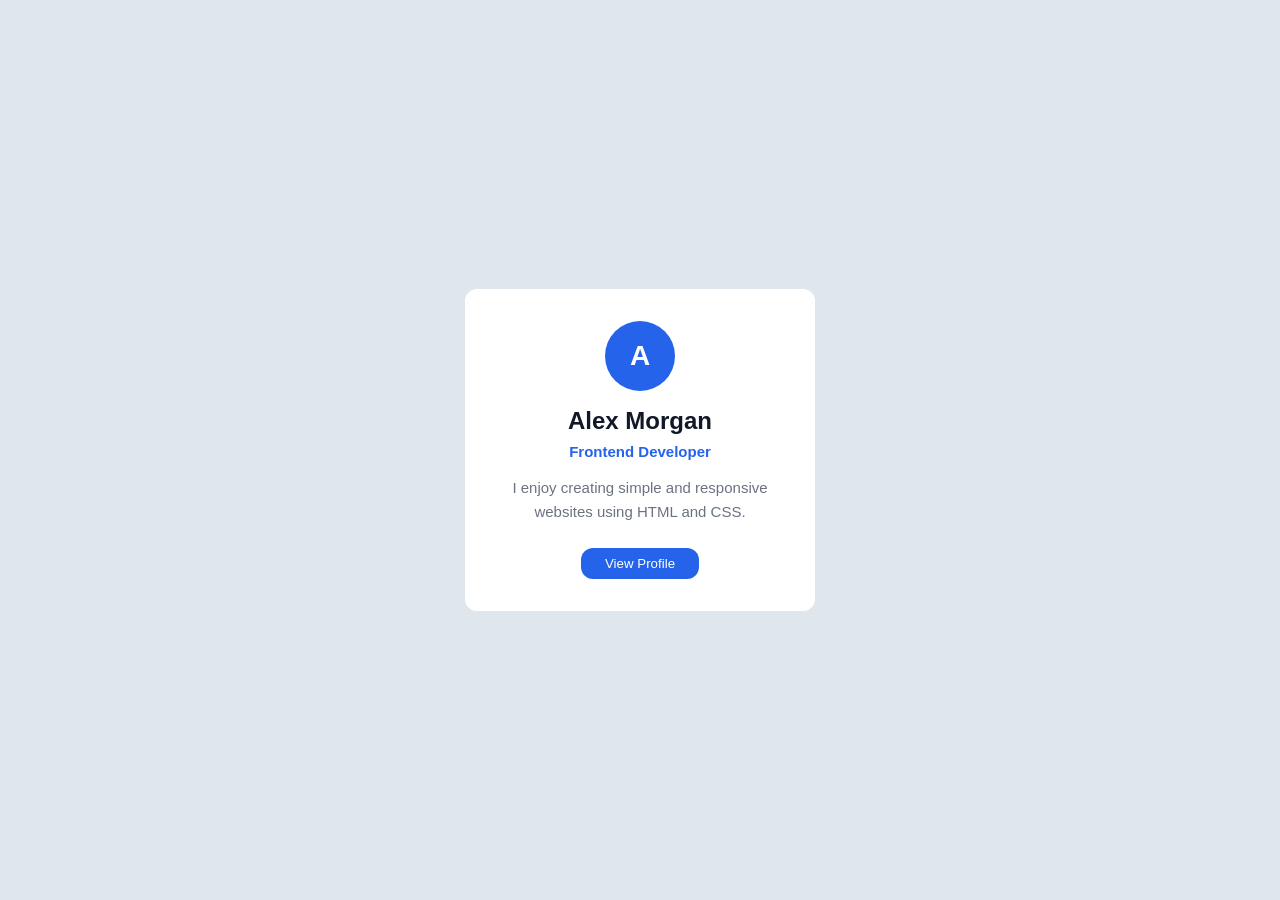
<file: css-variables/basic-variables/index.html>
<!DOCTYPE html>
<html lang="en">
<head>
  <meta charset="UTF-8">
  <meta name="viewport" content="width=device-width, initial-scale=1.0">
  <title>CSS Variables Practice</title>
  <link rel="stylesheet" href="style.css">
</head>
<body>

  <div class="profile-card">
    <div class="logo">A</div>

    <h1>Alex Morgan</h1>

    <h2>Frontend Developer</h2>

    <p>
      I enjoy creating simple and responsive
      websites using HTML and CSS.
    </p>

    <button>View Profile</button>
  </div>
 

</body>
</html>
</file>
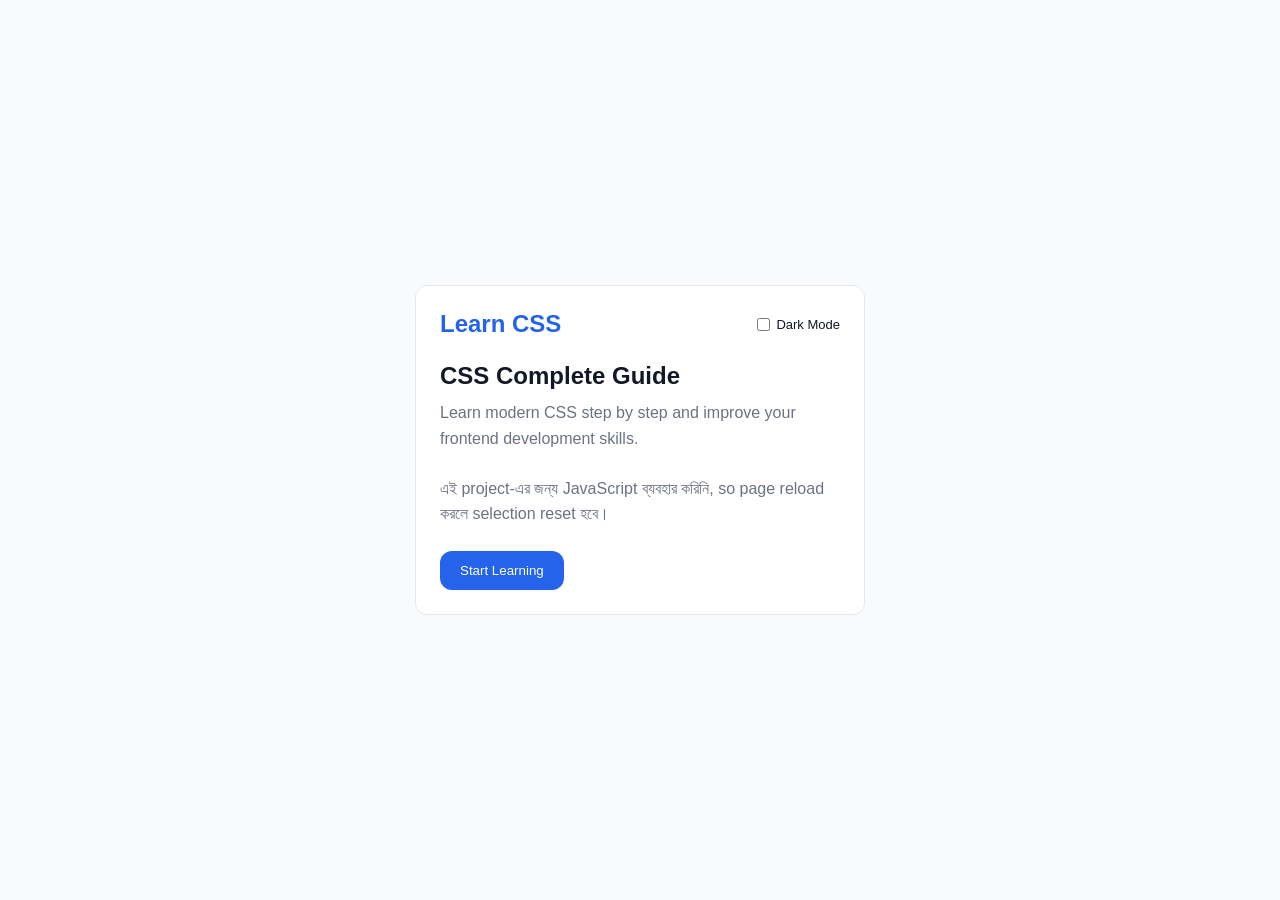
<file: css-variables/themeStructure-darkMode/index.html>
<!DOCTYPE html>
<html lang="en">
<head>
  <meta charset="UTF-8">
  <meta name="viewport" content="width=device-width, initial-scale=1.0">
  <title>CSS Theme and Dark Mode</title>
  <link rel="stylesheet" href="style.css">
</head>
<body>

  <main class="container">

    <div class="theme-card">

      <div class="header">
        <h1>Learn CSS</h1>

        <label class="theme-switch">
          <input type="checkbox" id="theme-toggle">
          <span>Dark Mode</span>
        </label>
      </div>

      <h2>CSS Complete Guide</h2>

      <p>
        Learn modern CSS step by step and
        improve your frontend development skills.
      </p>
      <p>
        এই project-এর জন্য JavaScript ব্যবহার করিনি, so page reload করলে selection reset হবে।
      </p>

      <button>Start Learning</button>

    </div>

  </main>

</body>
</html>
</file>
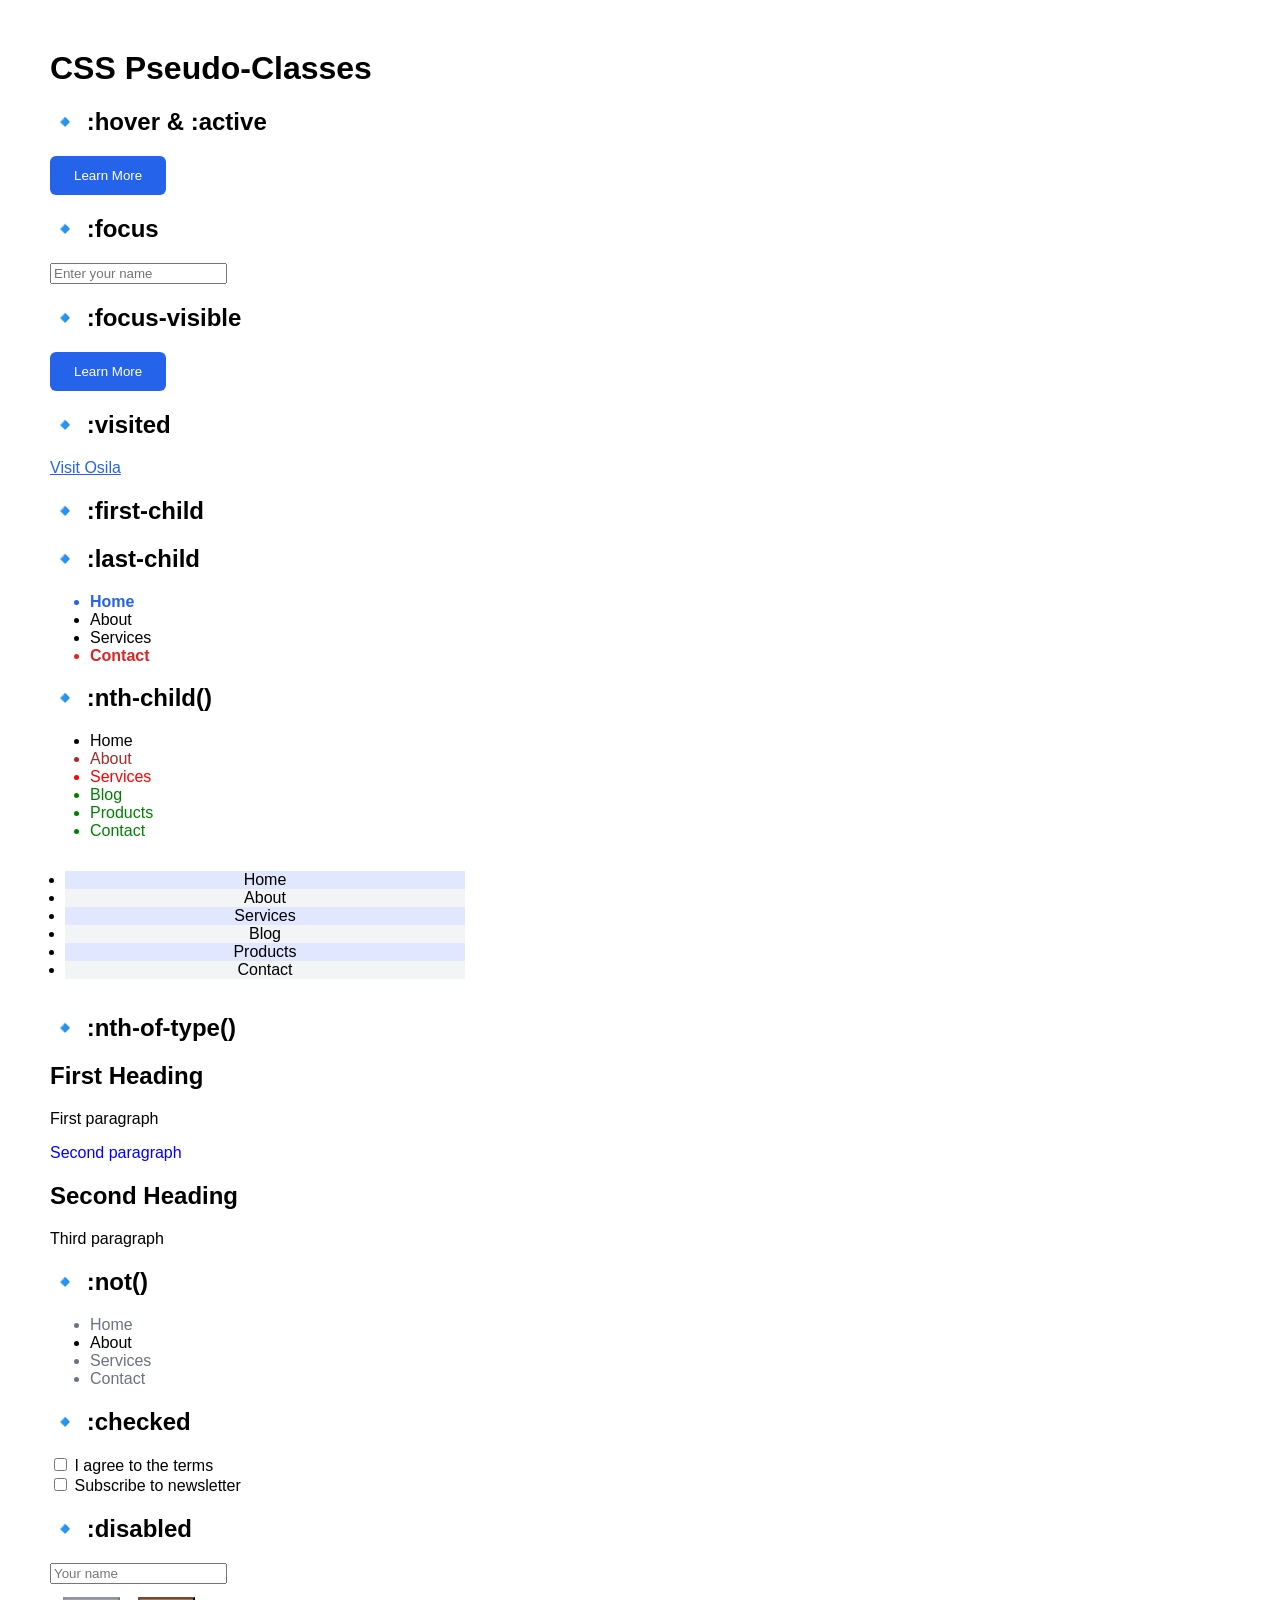
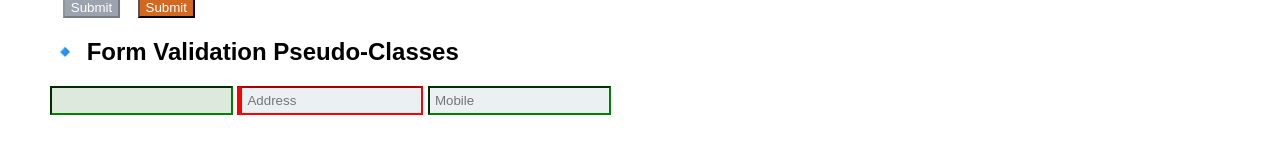
<file: css-pseudo-classes/css-pseudo-classes.html>
<!DOCTYPE html>
<html lang="en">
<head>
    <meta charset="UTF-8">
    <meta name="viewport" content="width=device-width, initial-scale=1.0">
    <link rel="shortcut icon" href="../images/favicon.png" type="image/x-icon">
    <title>CSS Pseudo-Classes</title>
</head>
<style>
    body{
        font-family: Arial, Helvetica, sans-serif;
        margin-block: 50px;
        margin-inline-start: 50px;
    }

    .btn {
        background-color: #2563eb;
        color: white;
        padding: 12px 24px;
        border: none;
        border-radius: 6px;
        cursor: pointer;
    }
    /* hover */
    .btn:hover {
        background-color: #1d4ed8;
    }
    /* active */
    .btn:active {
            background-color: #a9b8e2;
            transform: scale(0.97);
    }
    /* :focus */
    input:focus {
        outline: 2px solid #2563eb;
        border-color: #2563eb;
    }
    /* :focus-visible */
    button:focus-visible {
        outline: 3px solid #2563eb;
        outline-offset: 3px;
    }
    /* :visited */
    a {
        color: #2563eb;
    }

    a:visited {
        color: #7c3aed;
    }
    /* :first-child */
    .menu li:first-child {
        color: #2563eb;
        font-weight: bold;
    }
    /* :last-child */
    .menu li:last-child {
          color: #dc2626;
          font-weight: bold;
      }
    /* :nth-child() */
    .menu01 li:nth-child(2) {
          color: brown;
    }
    .menu01 li:nth-child(3n) {
          color: red;
    }
    .menu01 li:nth-child(n+4) {
          color: green;
    }
    .menu02{
        width: 400px;
        padding: 15px;
        text-align: center;
    }
    .menu02 li:nth-child(odd) {
          background-color: #e0e7ff;
    }
    .menu02 li:nth-child(even) {
          background-color: #f3f4f6;
    }
    /* :nth-of-type() */
    .content p:nth-of-type(2) {
            color: blue;
    }
    /* :not() */
    .menu03 li:not(.active) {
        color: #6b7280;
    }
    /* :checked */
    .agree:checked {
        accent-color: #2563eb;
    }
    #subscribe:checked + label {
        color: #2563eb;
        font-weight: bold;
    } 
    /* :disabled */
    .btn02{
        margin-block-start: 0.8rem;
        margin-inline-start: 0.8rem;
    }
    .btn02:disabled {
        background-color: #9ca3af;
        color: white;
        cursor: not-allowed;
    }
    .btn02:enabled {
        background-color: chocolate;
        color: white;
    }
    /* Form Validation Pseudo-Classes */
    .form input{
        padding: 5px;
    }
    .form input:required {
        border-left: 5px solid #2563eb;
    }
    .form input:optional {
        background-color: #dde9dd;
    }
    .form input:valid {
        border-color: green;
    }
    .form input:invalid {
        border-color: red;
    }
    .form input:placeholder-shown {
        background-color: #ebf0f3;
    }
    
</style>
<body>
    <h1>CSS Pseudo-Classes</h1>
    <!-- :hover :active-->
    <h2>🔹 :hover & :active</h2>
    <button class="btn">Learn More</button>
     
    <!-- :focus -->
    <h2>🔹 :focus</h2>
    <input type="text" placeholder="Enter your name">
    <!-- :focus-visible -->
    <h2>🔹 :focus-visible</h2>
    <button class="btn">Learn More</button>
    <!-- :visited -->
    <h2>🔹 :visited</h2>
    <a href="https://www.osila.org">Visit Osila</a>
    <!-- :first-child -->
    <h2>🔹 :first-child</h2>
    <h2>🔹 :last-child</h2>
    <ul class="menu">
        <li>Home</li>
        <li>About</li>
        <li>Services</li>
        <li>Contact</li>
    </ul>
    <!-- :nth-child() -->
    <h2>🔹 :nth-child()</h2>
    <ul class="menu01">
        <li>Home</li>
        <li>About</li>
        <li>Services</li>
        <li>Blog</li>
        <li>Products</li>
        <li>Contact</li>
    </ul>
    <ul class="menu02">
        <li>Home</li>
        <li>About</li>
        <li>Services</li>
        <li>Blog</li>
        <li>Products</li>
        <li>Contact</li>
    </ul>
    <!-- :nth-of-type() -->
    <h2>🔹 :nth-of-type()</h2>
    <div class="content">
        <h2>First Heading</h2>
        <p>First paragraph</p>
        <p>Second paragraph</p>
        <h2>Second Heading</h2>
        <p>Third paragraph</p>
    </div>
    <!-- :not() -->
     <h2>🔹 :not()</h2>
     <ul class="menu03">
        <li>Home</li>
        <li class="active">About</li>
        <li>Services</li>
        <li>Contact</li>
    </ul>
    <!-- :checked -->
     <h2>🔹 :checked</h2>
    <label>
    <input type="checkbox" class="agree">
        I agree to the terms
    </label> <br>
    <input type="checkbox" id="subscribe">
    <label for="subscribe">Subscribe to newsletter</label>
    <!-- :disabled -->
     <h2>🔹 :disabled</h2>
    <input type="text" placeholder="Your name"> <br>
    <button class="btn02" disabled>Submit</button> 
    <button class="btn02">Submit</button>
    <!-- Form Validation Pseudo-Classes -->
     <h2>🔹 Form Validation Pseudo-Classes</h2>
     <div class="form">
        <!-- optional, valid -->
        <input type="name">
        <!-- required, invalid -->
         <!--কোনো input field-এ required ব্যবহার করলে, ব্যবহারকারী সেখানে কিছু লিখলে সেটি valid হয়। -->
        <input type="address" required placeholder="Address">
        <!-- placeholder-shown, valid -->
        <input type="number" placeholder="Mobile">
        <!-- 
        :placeholder-shown ব্যবহার করলেও :optional pseudo-class কাজ করতে পারে, তবে দুটির কাজ আলাদা।
        :placeholder-shown — input-এ placeholder দেখা যাচ্ছে কি না তা পরীক্ষা করে।
        :optional — input field-এ required attribute নেই কি না তা পরীক্ষা করে।
        -->
     </div>
    

     

</body>
</html>
</file>
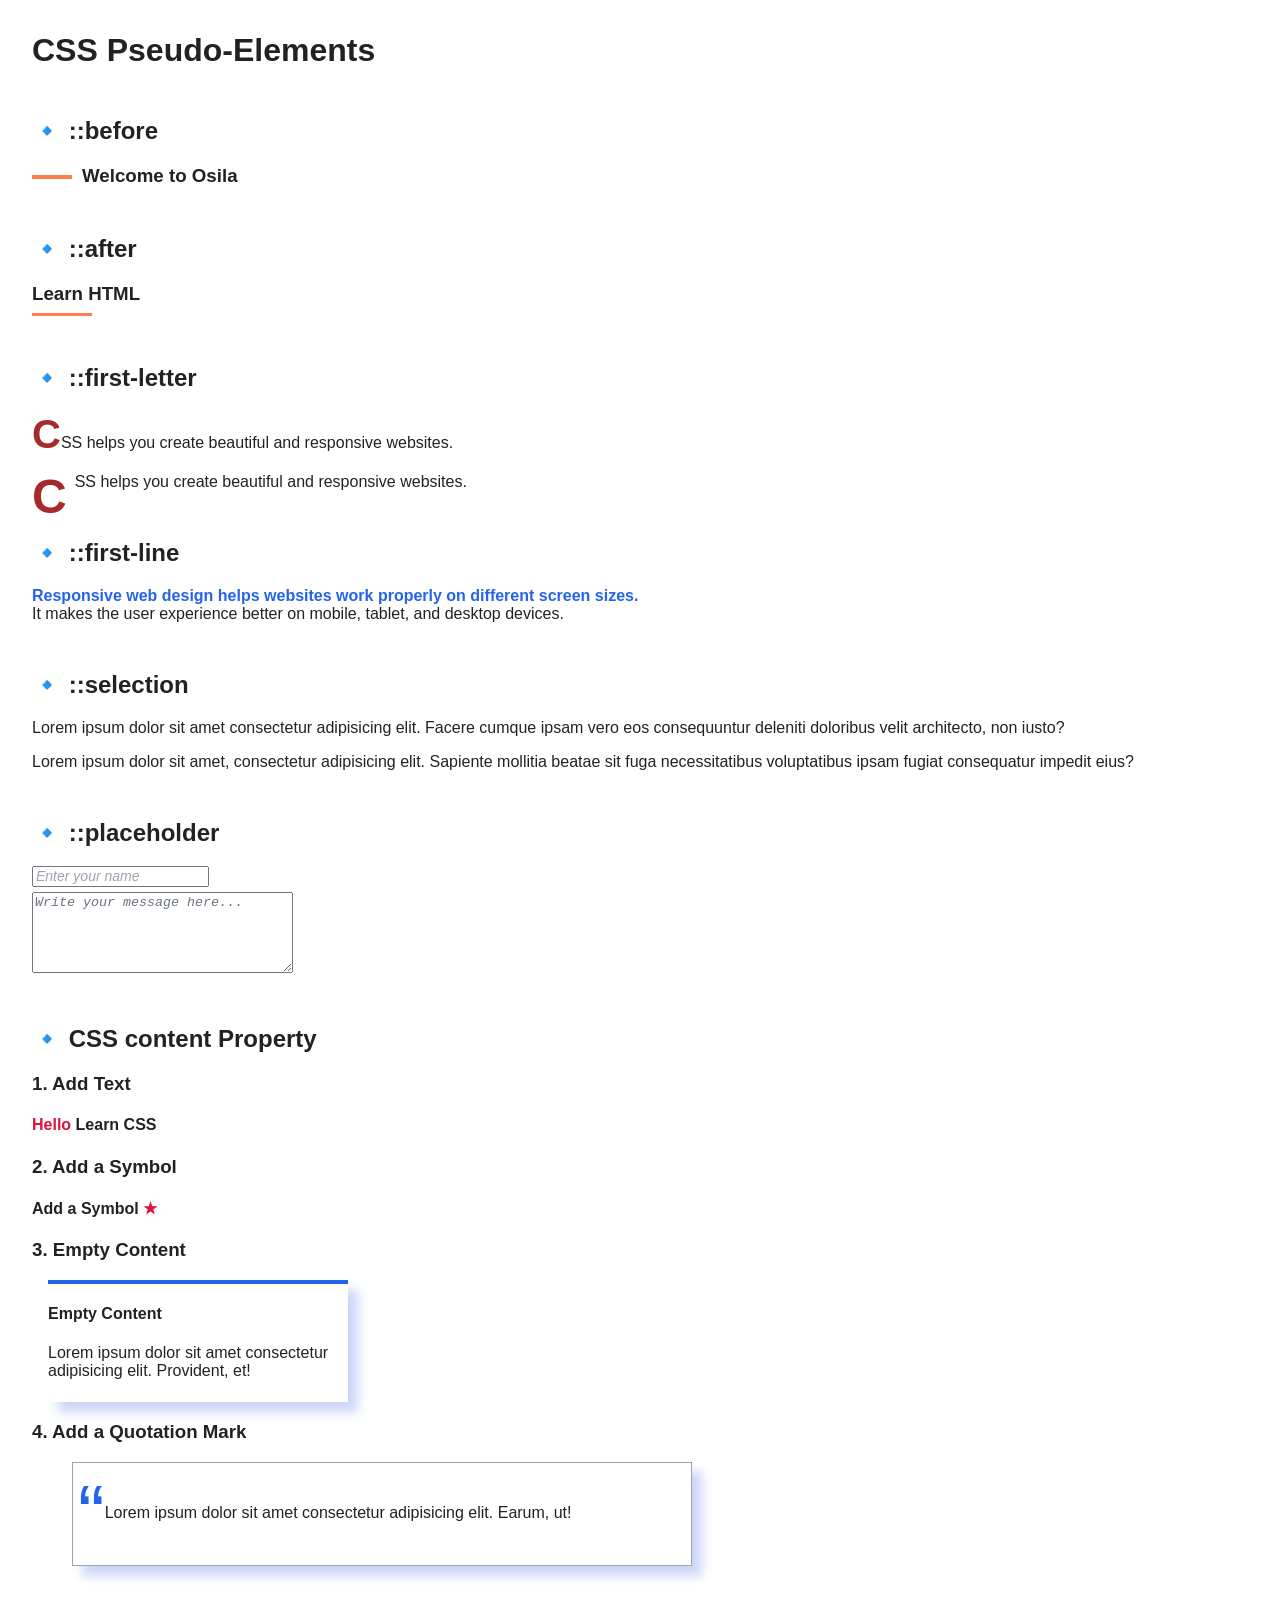
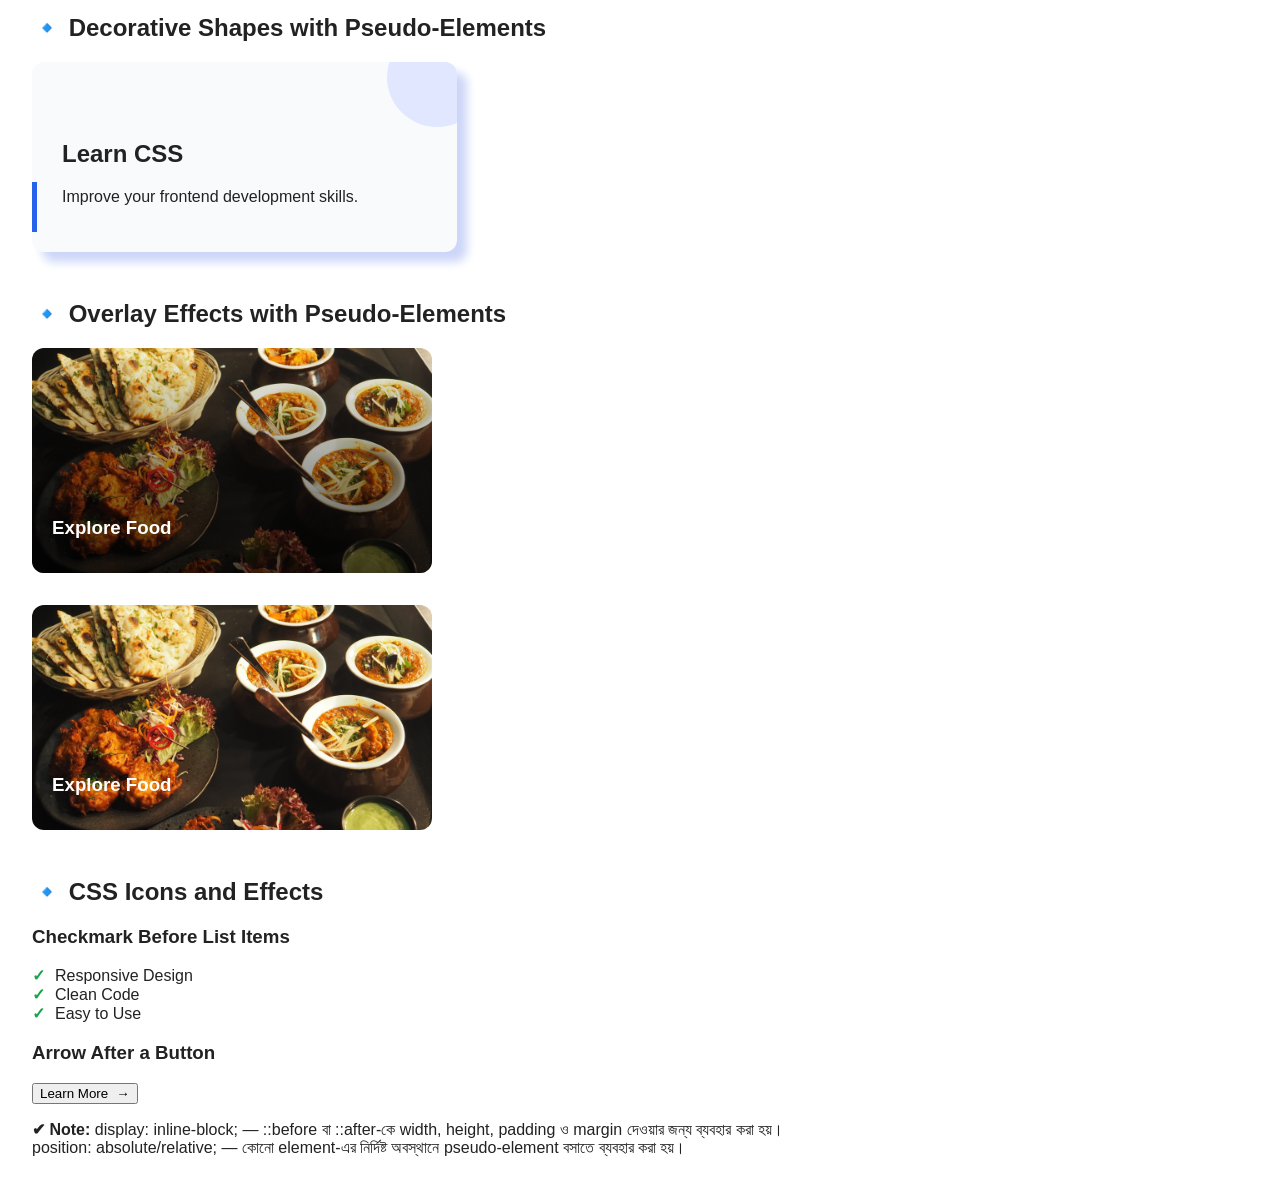
<file: css-pseudo-elements/css-pseudo-elements.html>
<!DOCTYPE html>
<html lang="en">
<head>
    <meta charset="UTF-8">
    <meta name="viewport" content="width=device-width, initial-scale=1.0">
    <link rel="shortcut icon" href="../images/favicon.png" type="image/x-icon">
    <title>css-pseudo-elements</title>
</head>
<style>
    body{
        margin-inline: 2rem;
        margin-block: 2rem;
        font-family: Arial, Helvetica, sans-serif;
        font-size: 16px;
        color: #222222;
    }
    h2{
        margin-block-start: 3rem;
    }
    
    /* ::before */
    /* .title::before {
        content: "★ ";
        color: coral;
    } */
    .title::before {
        content: "";
        display: inline-block;
        width: 40px;
        height: 4px;
        background-color: coral;
        margin-right: 10px;
        vertical-align: middle;
    }
    /* ::after */
    /* .title02::after {
        content: " →";
        color: coral;
    } */
    .title02::after {
        content: "";
        display: block;
        width: 60px;
        height: 3px;
        background-color: coral;
        margin-top: 8px;
    }
    /* ::first-letter */
    .intro::first-letter {
        color: brown;
        font-size: 40px;
        font-weight: bold;
    }
    .intro02::first-letter {
        float: left;
        font-size: 3rem;
        font-weight: bold;
        color: brown;
        margin-right: 8px;
        line-height: 1;
    }
    /*  ::first-line */
    .description::first-line {
        color: #2563eb;
        font-weight: bold;
    }
    /* ::selection */
    ::selection {
        background-color: #2563eb;
        color: white;
    }
    .article p::selection {
          background-color: #ccd6f8;
          color: #111827;
    } 
    /* ::placeholder  */
    input{
        margin-block-end: 0.3rem;
    }
    input::placeholder {
        color: #9ca3af;
        font-size: 14px;
        font-style: italic;
    }
    textarea::placeholder {
        color: #6b7280;
        font-style: italic;
    }
    /*  CSS content Property */
    /* 1. Add Text */
    .title03::before {
        content: "Hello ";
        color: crimson;
    }
    /* 2. Add a Symbol */
    .title04::after {
        content: " ★";
        color: crimson;
    }
    /* 3. Empty Content */
    .card{
        width: 300px;
        padding-block-end: 6px;
        margin: 16px;
        box-shadow: 10px 10px 10px #ccd6f8 ;
    }
     .card::before {
        content: "";
        display: block;
        height: 4px;
        background-color: #2563eb;
    }
    /* 4. Add a Quotation Mark */
    blockquote{
        box-shadow: 10px 10px 10px #ccd6f8 ;
        width: 50%;
        border: 1px solid #9ca3af;
        padding: 5px;
    }
    blockquote::before {
        content: "“";
        display: inline-block;
        vertical-align: middle;
        font-size: 80px;
        color: #2563eb;
    }
    /* Decorative Shapes with Pseudo-Elements */
    .card02 {
        position: relative;
        padding: 30px;
        background-color: #f9fafb;
        border-radius: 12px;
        overflow: hidden;
        width: 30%;
        box-shadow: 10px 10px 10px #ccd6f8 ;
    }

    .card02::before {
        content: "";
        position: absolute;
        width: 100px;
        height: 100px;
        background-color: #e0e7ff;
        border-radius: 50%;
        top: -35px;
        right: -30px;
    }
    .card02::after {
        content: "";
        position: absolute;
        width: 5px;
        height: 50px;
        background-color: #2563eb;
        bottom: 20px;
        left: 0;
    }
    /* Overlay Effects with Pseudo-Elements */
    /* Image Overlay */
    .image-card {
        position: relative;
        max-width: 400px;
        overflow: hidden;
        border-radius: 12px;
    }

    .image-card img {
        width: 100%;
        display: block;
    }

    .image-card::before {
        content: "";
        position: absolute;
        inset: 0;
        background: linear-gradient(
            transparent,
            rgba(0, 0, 0, 0.7)
        );
    }

    .image-card h3 {
        position: absolute;
        bottom: 15px;
        left: 20px;
        color: white;
        z-index: 1;
    }
    /* Hover Overlay Effect */
    .image-card02 {
        position: relative;
        max-width: 400px;
        overflow: hidden;
        border-radius: 12px;
        margin-block-start: 2rem;
    }

    .image-card02 img {
        width: 100%;
        display: block;
    }
    .image-card02::before {
        content: "";
        position: absolute;
        inset: 0;
        background: linear-gradient(
            transparent,
            rgba(0, 0, 0, 0.7)
        );
        opacity: 0;
        transition: opacity 0.3s ease;
    }

    .image-card02:hover::before {
        opacity: 1;
    }
    .image-card02 h3 {
        position: absolute;
        bottom: 15px;
        left: 20px;
        color: white;
        z-index: 1;
    }
    /*  CSS Icons and Effects */
    /* Checkmark Before List Items */
    .features {
        list-style: none;
        padding: 0;
    }

    .features li::before {
        content: "✓";
        color: #16a34a;
        font-weight: bold;
        margin-right: 10px;
    }
    /* Arrow After a Button */
    .learn-btn::after {
        content: " →";
        display: inline-block;
        margin-left: 8px;
        transition: transform 0.3s ease;
    }

    .learn-btn:hover::after {
        transform: translateX(5px);
    }
    

    
</style>
<body>
    <h1>CSS Pseudo-Elements</h1>
    <!-- ::before -->
    <h2>🔹 ::before</h2>
    <h3 class="title">Welcome to Osila</h3>
    <!-- ::after -->
     <h2>🔹 ::after</h2>
     <h3 class="title02">Learn HTML</h3>
    <!-- ::first-letter -->
     <h2>🔹 ::first-letter</h2>
    <p class="intro">
          CSS helps you create beautiful and responsive websites.
    </p>
    <p class="intro02">
          CSS helps you create beautiful and responsive websites.
    </p>
    <!--  ::first-line -->
    <h2>🔹 ::first-line</h2>
    <p class="description">
        Responsive web design helps websites work properly on different screen sizes. <br>
        It makes the user experience better on mobile, tablet, and desktop devices.
    </p>
    <!-- ::selection -->
     <h2>🔹 ::selection</h2>
     <div class="article">
        <p>Lorem ipsum dolor sit amet consectetur adipisicing elit. Facere cumque ipsam vero eos consequuntur deleniti doloribus velit architecto, non iusto?</p>
        <p>Lorem ipsum dolor sit amet, consectetur adipisicing elit. Sapiente mollitia beatae sit fuga necessitatibus voluptatibus ipsam fugiat consequatur impedit eius?</p>
     </div>
     <!--  ::placeholder -->
    <h2>🔹  ::placeholder</h2>
    <input type="text" placeholder="Enter your name"> <br>
    <textarea rows="5" cols="30" placeholder="Write your message here..."></textarea><br>
    <!--  CSS content Property -->
      <h2>🔹 CSS content Property</h2>
      <h3>1. Add Text</h3>
      <h4 class="title03">Learn CSS</h4>
      <h3>2. Add a Symbol</h3>
      <h4 class="title04">Add a Symbol</h4>
      <h3>3. Empty Content</h3>
      <div class="card">
        <h4>Empty Content</h4>
        <p>Lorem ipsum dolor sit amet consectetur adipisicing elit. Provident, et!</p>
      </div>
      <h3>4. Add a Quotation Mark</h3>
      <blockquote>Lorem ipsum dolor sit amet consectetur adipisicing elit. Earum, ut!</blockquote>
      <!-- Decorative Shapes with Pseudo-Elements -->
       <h2>🔹 Decorative Shapes with Pseudo-Elements</h2>
       <div class="card02">
            <h2>Learn CSS</h2>
            <p>Improve your frontend development skills.</p>
        </div>
     <!-- Overlay Effects with Pseudo-Elements -->
      <h2>🔹 Overlay Effects with Pseudo-Elements</h2>
      <!-- Image Overlay -->
       <div class="image-card">
            <img src="image.jpeg" alt="Food Fascination">
            <h3>Explore Food</h3>
        </div>
        <!-- Hover Overlay Effect -->
       <div class="image-card02">
            <img src="image.jpeg" alt="Food Fascination">
            <h3>Explore Food</h3>
        </div>
        <!-- CSS Icons and Effects  -->
         <h2>🔹 CSS Icons and Effects</h2>
         <!-- Checkmark Before List Items -->
          <h3>Checkmark Before List Items</h3>
        <ul class="features">
            <li>Responsive Design</li>
            <li>Clean Code</li>
            <li>Easy to Use</li>
        </ul>
        <!-- Arrow After a Button -->
         <h3>Arrow After a Button</h3>
        <button class="learn-btn">Learn More</button>
        

<p>
    <strong> ✔ Note: </strong>display: inline-block; — ::before বা ::after-কে width, height, padding ও margin দেওয়ার জন্য ব্যবহার করা হয়। <br>
    position: absolute/relative; — কোনো element-এর নির্দিষ্ট অবস্থানে pseudo-element বসাতে ব্যবহার করা হয়।
</p>


     





</body>
</html>
</file>
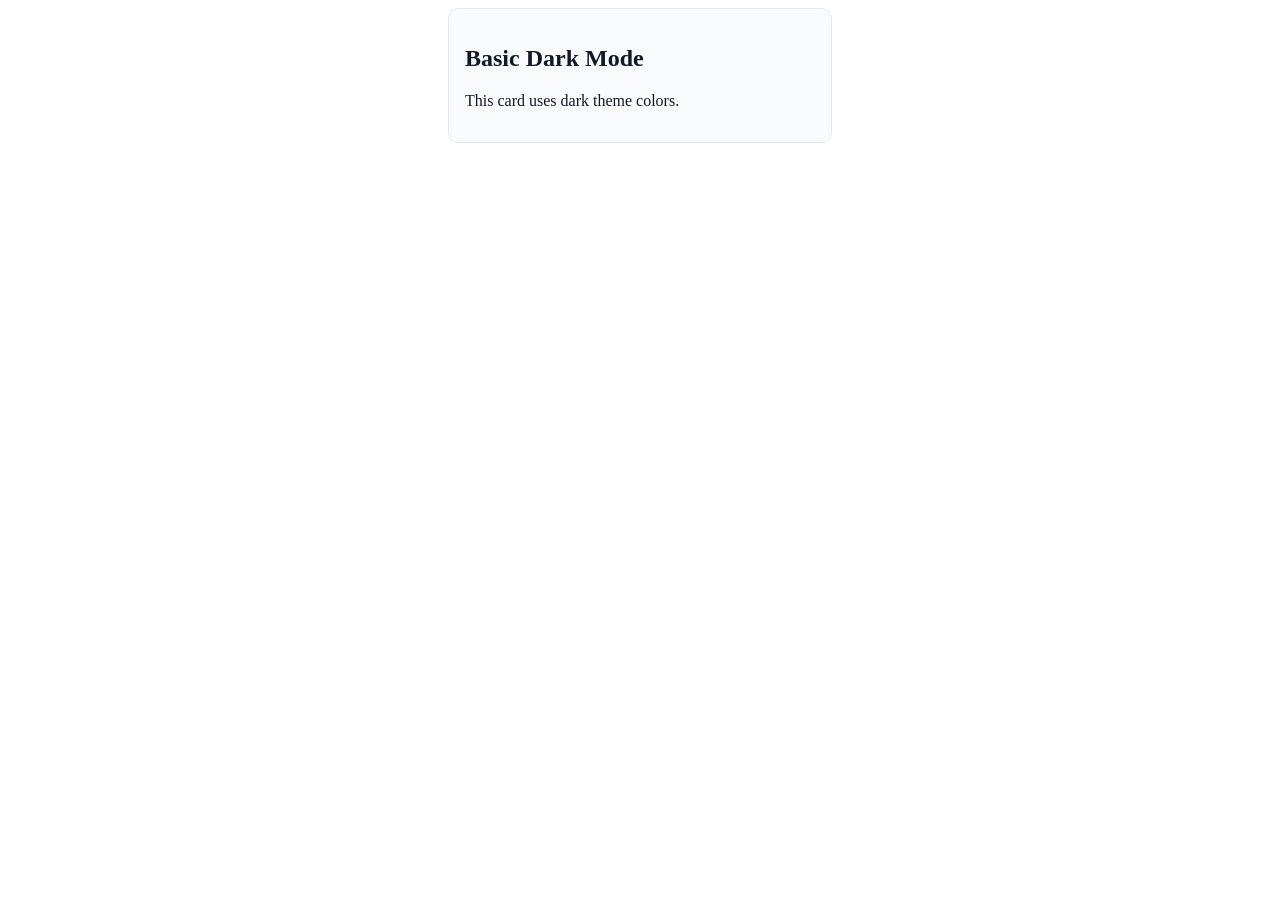
<file: css-variables/basicDarkMode.html>
<!DOCTYPE html>
<html lang="en">
<head>
    <meta charset="UTF-8">
    <meta name="viewport" content="width=device-width, initial-scale=1.0">
    <title>Basic Dark Mode</title>
</head>
<style>
    :root {
        --background: #ffffff;
        --text: #111827;
        --card-bg: #f9fafb;
        --border: 1px solid #e6e8ec;
        --border-radius: 10px;
      }

      /* .dark-theme {
        --background: #111827;
        --text: #f9fafb;
        --card-bg: #1f2937;
        --border: 2px solid #89a7c4;
        --dark-family: Arial, Helvetica, sans-serif;
      }
      .dark-theme{
        color: var(--text);
        font-family: var(--dark-family);
      } */

      body {
        background-color: var(--background);
        color: var(--text);
        border-radius: 10px;
      }

      .card {
        background-color: var(--card-bg);
        max-width: 350px;
        margin: 0 auto;
        padding-block: 1rem;
        padding-inline: 1rem;
        border: var(--border);
        border-radius: var(--border-radius);
      }

</style>
<body>
    <div class="dark-theme">
        <div class="card">
          <h2>Basic Dark Mode</h2>
          <p>This card uses dark theme colors.</p>
        </div>
      </div>
</body>
</html>
</file>
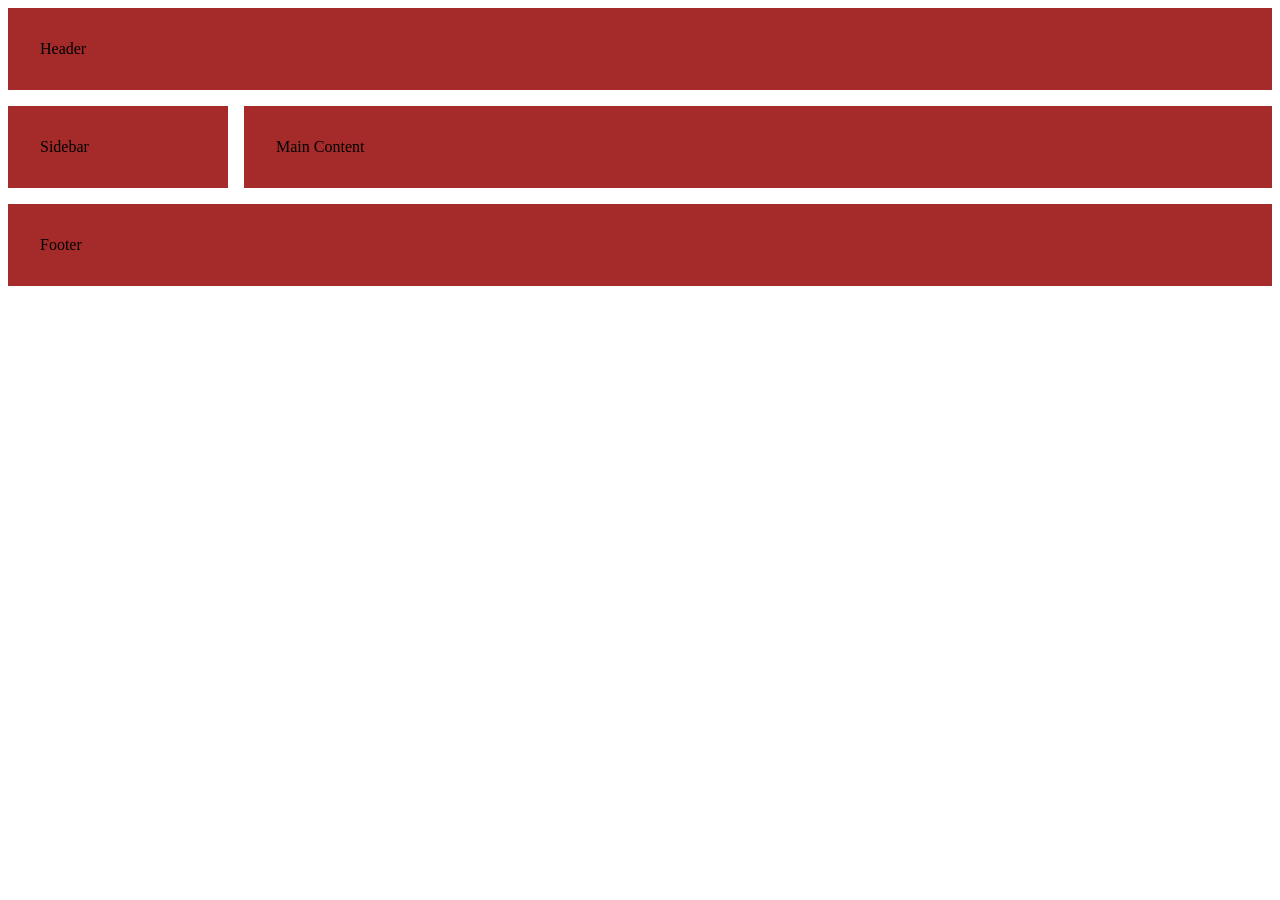
<file: grid/css-grid- areas.html>
<!DOCTYPE html>
<html lang="en">
<head>
    <meta charset="UTF-8">
    <meta name="viewport" content="width=device-width, initial-scale=1.0">
    <title>css-grid-areas</title>

<style>
    .page-layout {
            display: grid;
            grid-template-columns: 220px 1fr;
            grid-template-areas:
              "header header"
              "sidebar main"
              "footer footer";
            gap: 16px;
          }

          .header {
            grid-area: header;
            background-color: brown;
            padding: 2rem;
          }

          .sidebar {
            grid-area: sidebar;
            background-color: brown;
            padding: 2rem;
          }

          .main-content {
            grid-area: main;
            background-color: brown;
            padding: 2rem;
          }

          .footer {
            grid-area: footer;
            background-color: brown;
            padding: 2rem;
          }
        
</style>
</head>
<body>
    <div class="page-layout">
            <header class="header">Header</header>
            <aside class="sidebar">Sidebar</aside>
            <main class="main-content">Main Content</main>
            <footer class="footer">Footer</footer>
          </div>
</body>
</html>
</file>
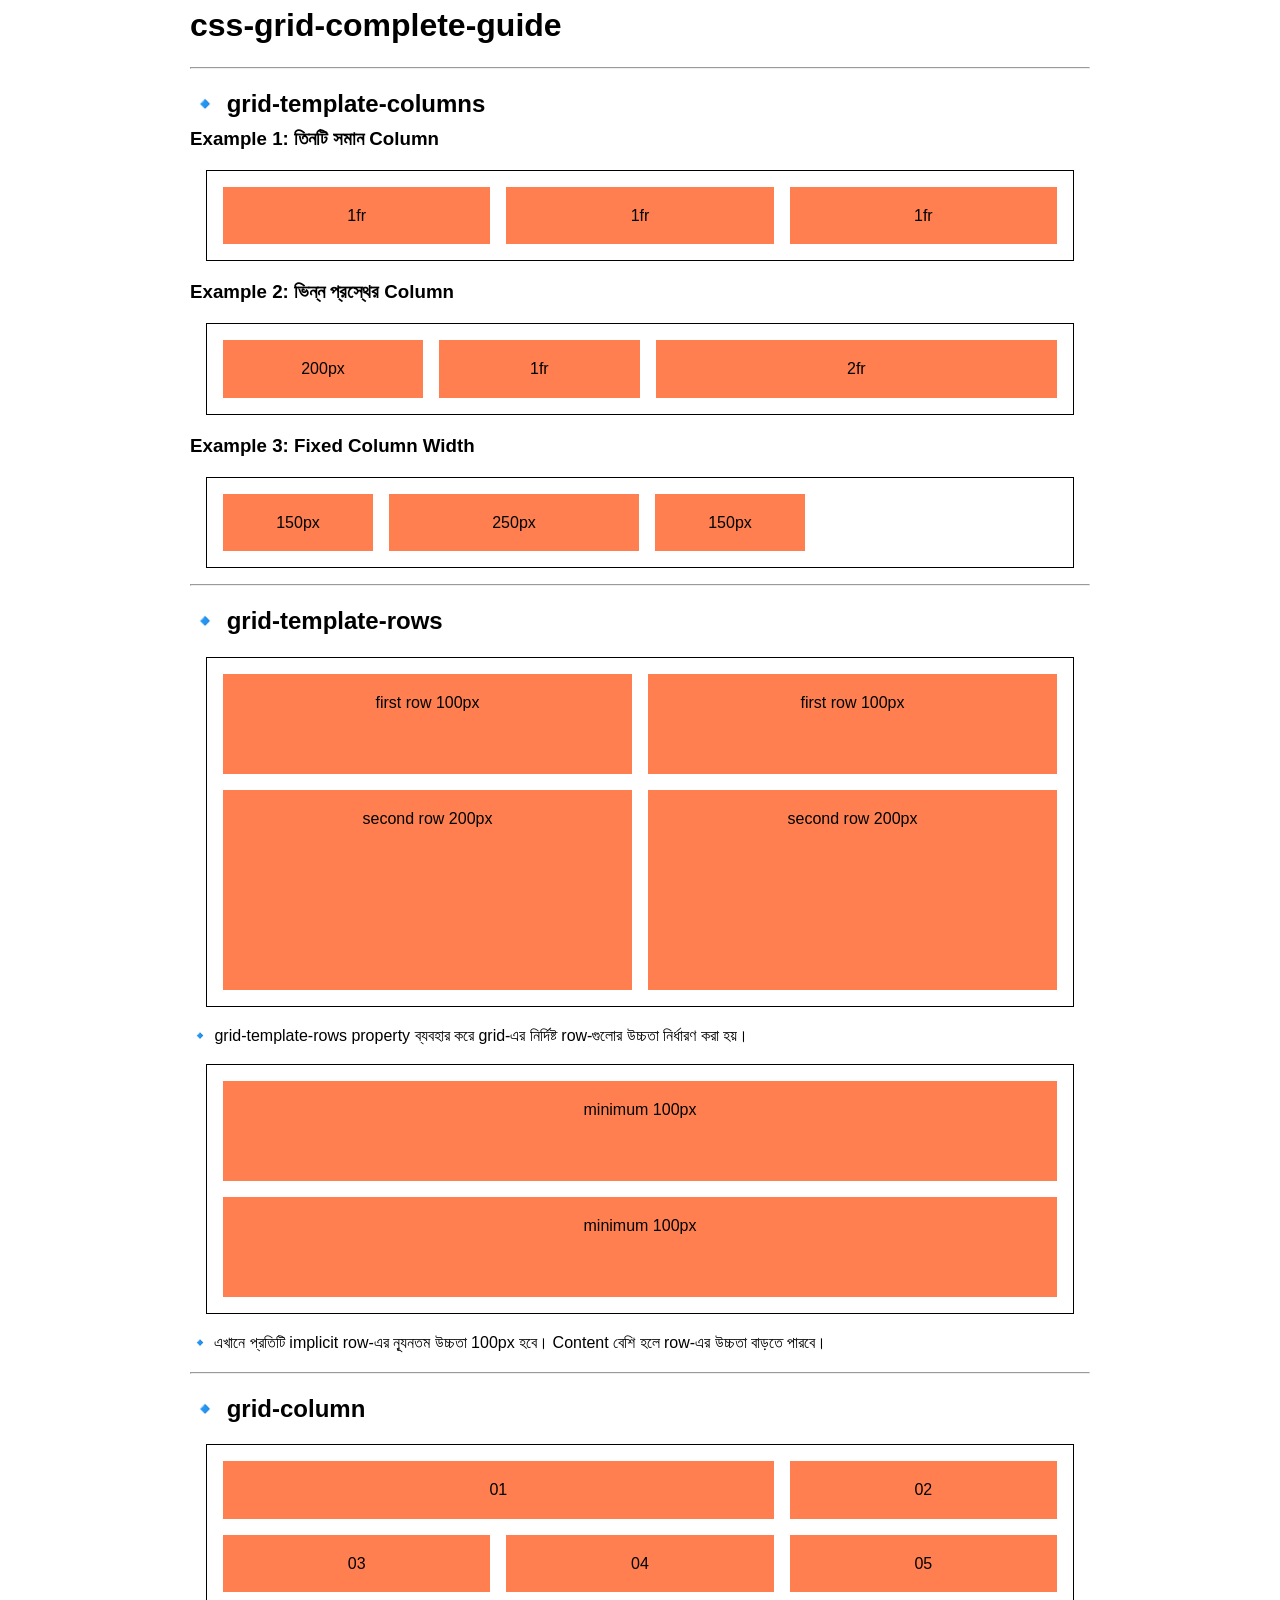
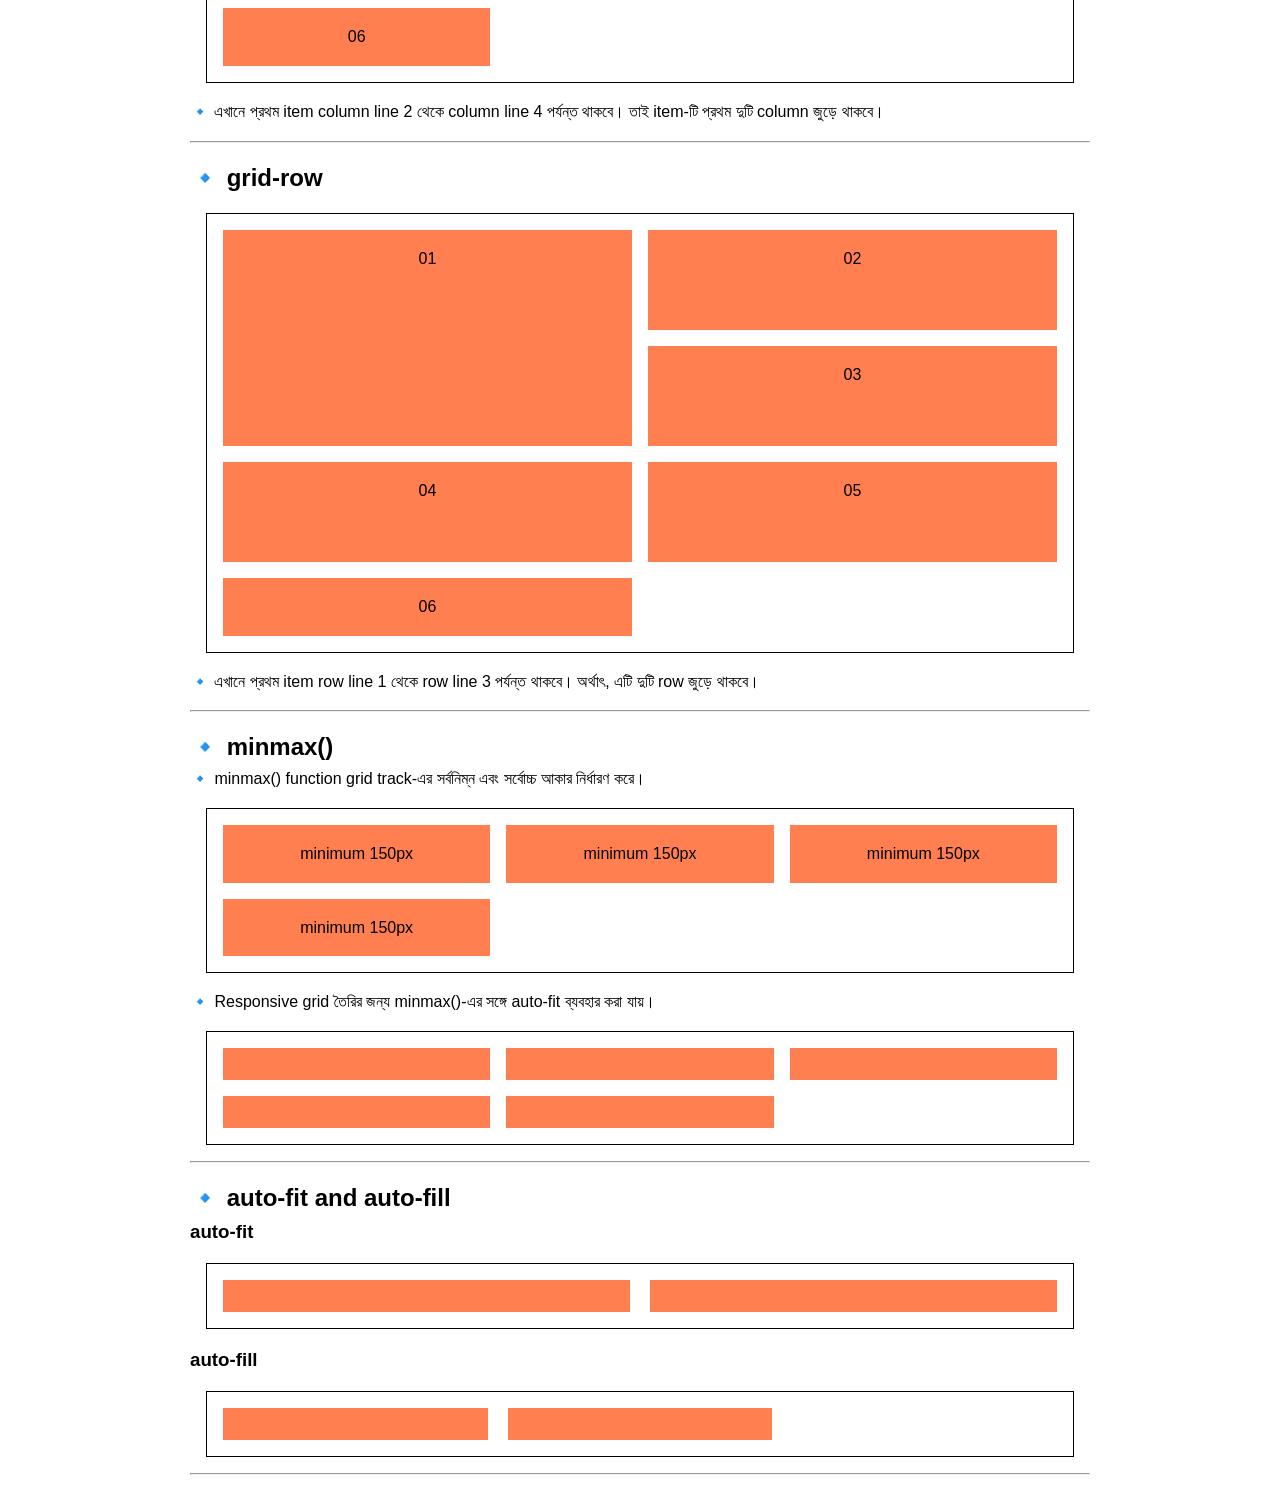
<file: grid/css-grid-complete-guide.html>
<!DOCTYPE html>
<html lang="en">
<head>
    <meta charset="UTF-8">
    <meta name="viewport" content="width=device-width, initial-scale=1.0">
    <link rel="shortcut icon" href="../images/favicon.png" type="image/x-icon">
    <link rel="stylesheet" href="style.css">
    <title>css-grid-complete-guide</title>

</head>
<body>
    <div class="main_container">
        <h1>css-grid-complete-guide</h1>
<hr>
        <!----------  grid-template-columns ---------->
        <h2>🔹 grid-template-columns </h2>
        <h3>Example 1: তিনটি সমান Column</h3>
        <div class="container-template-column-01">
            <div class="item"> 1fr </div>
            <div class="item"> 1fr </div>
            <div class="item"> 1fr </div>
        </div>

        <!-- Example 2: ভিন্ন প্রস্থের Column -->
         <h3>Example 2: ভিন্ন প্রস্থের Column</h3>
        <div class="container-template-column-02">
            <div class="item">200px</div>
            <div class="item">1fr</div>
            <div class="item">2fr</div>
        </div>
        <!-- Example 3: Fixed Column Width -->
         <h3>Example 3: Fixed Column Width</h3>
         <div class="container-template-column-03">
            <div class="item">150px</div>
            <div class="item">250px</div>
            <div class="item">150px</div>
        </div>
        <hr>
<!-- -------grid-template-rows------ -->
 <h2>🔹 grid-template-rows</h2>
 <div class="container-template-row-01">
            <div class="item">first row 100px</div>
            <div class="item">first row 100px</div>
            <div class="item">second row 200px</div>
            <div class="item">second row 200px</div>
 </div>
 <p>🔹 grid-template-rows property ব্যবহার করে grid-এর নির্দিষ্ট row-গুলোর উচ্চতা নির্ধারণ করা হয়।</p>
 
 <div class="container-template-row-02">
        <div class="item">minimum 100px</div>
        <div class="item">minimum 100px</div>
</div>
<p>🔹 এখানে প্রতিটি implicit row-এর ন্যূনতম উচ্চতা 100px হবে। Content বেশি হলে row-এর উচ্চতা বাড়তে পারবে।</p>
<hr>
<!-- ----- grid-column------ -->
<h2>🔹 grid-column</h2>
<div class="container-column">
    <div class="item">01</div>
    <div class="item">02</div>
    <div class="item">03</div>
    <div class="item">04</div>
    <div class="item">05</div>
    <div class="item">06</div>
</div>
<p>🔹 এখানে প্রথম item column line 2 থেকে column line 4 পর্যন্ত থাকবে। তাই item-টি প্রথম দুটি column জুড়ে থাকবে।</p>
<hr>
<!-- grid-row -->
 <h2>🔹 grid-row</h2>
 <div class="container-row">
    <div class="item">01</div>
    <div class="item">02</div>
    <div class="item">03</div>
    <div class="item">04</div>
    <div class="item">05</div>
    <div class="item">06</div>
 </div>
<p>🔹 এখানে প্রথম item row line 1 থেকে row line 3 পর্যন্ত থাকবে। অর্থাৎ, এটি দুটি row জুড়ে থাকবে।</p>
<hr>
<!-- minmax() -->
 <h2>🔹 minmax()</h2>
 <p>🔹 minmax() function grid track-এর সর্বনিম্ন এবং সর্বোচ্চ আকার নির্ধারণ করে।</p>
 <div class="container-minmax-01">
    <div class="item">minimum 150px</div>
    <div class="item">minimum 150px</div>
    <div class="item">minimum 150px</div>
    <div class="item">minimum 150px</div>
 </div>
 <p>🔹 Responsive grid তৈরির জন্য minmax()-এর সঙ্গে auto-fit ব্যবহার করা যায়।</p>
 <div class="container-minmax-02">
    <div class="item"></div>
    <div class="item"></div>
    <div class="item"></div>
    <div class="item"></div>
    <div class="item"></div>
 </div>
 <hr>
 <!------- auto-fit and auto-fill ------->
 <h2>🔹 auto-fit and auto-fill</h2>
 <h3>auto-fit</h3>
 <div class="auto-fit-container">
    <div class="item"></div>
    <div class="item"></div>
 </div>
 <h3>auto-fill</h3>
 <div class="auto-fill-container">
    <div class="item"></div>
    <div class="item"></div>
 </div>
 <hr>


    </div>
</body>
</html>
</file>
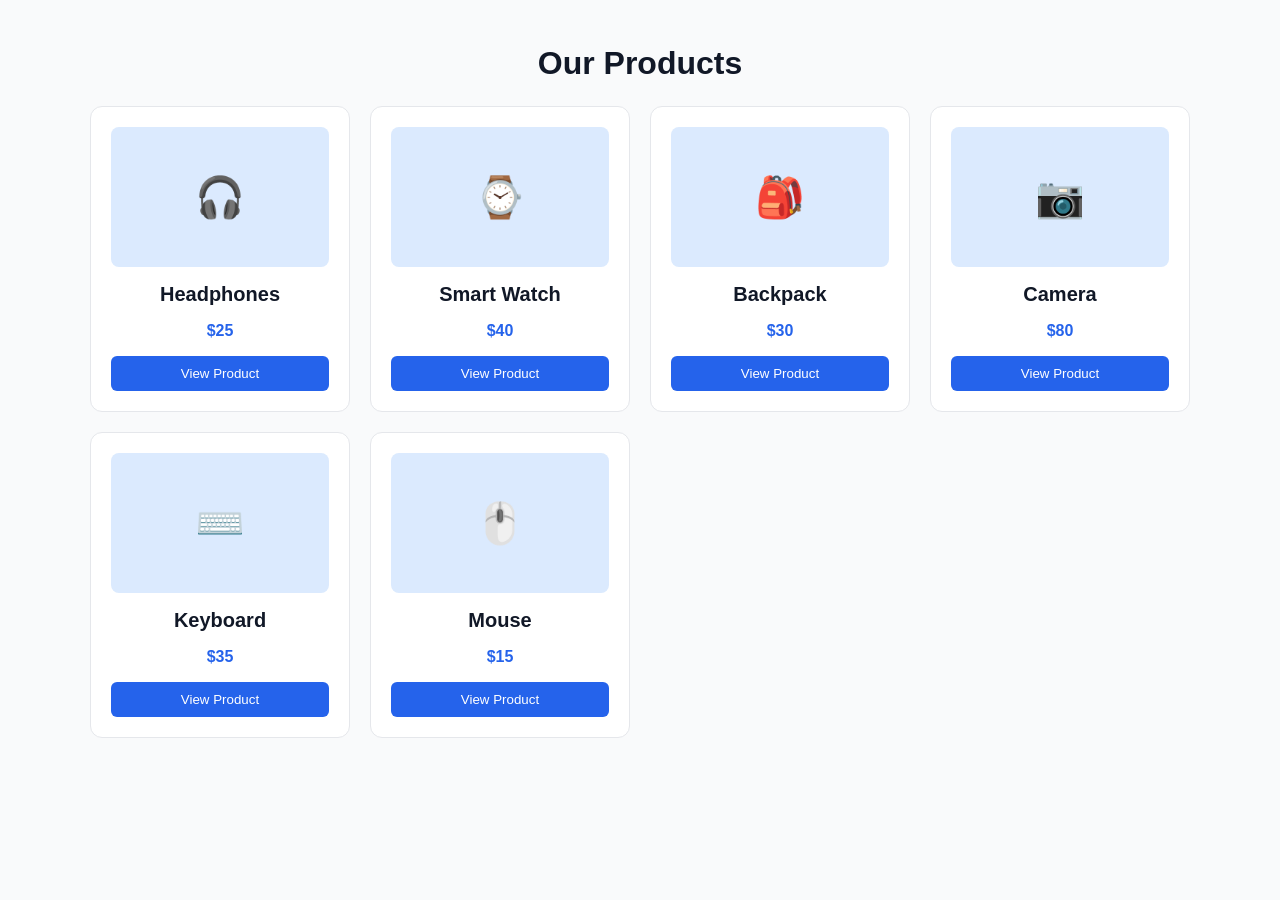
<file: grid/project-responsive-product-grid.html>
<!DOCTYPE html>
<html lang="en">
<head>
  <meta charset="UTF-8">
  <meta name="viewport" content="width=device-width, initial-scale=1.0">
  <title>Responsive Product Grid</title>

  <style>
    * {
      box-sizing: border-box;
    }

    body {
      margin: 0;
      padding: 24px;
      font-family: Arial, sans-serif;
      background-color: #f9fafb;
      color: #111827;
    }

    h1 {
      margin-bottom: 24px;
      text-align: center;
    }

    .product-grid {
      display: grid;
      grid-template-columns: repeat(
        auto-fit,
        minmax(min(100%, 220px), 1fr)
      );
      gap: 20px;
      max-width: 1100px;
      margin: 0 auto;
    }

    .product-card {
      padding: 20px;
      background-color: #ffffff;
      border: 1px solid #e5e7eb;
      border-radius: 12px;
      text-align: center;
    }

    .product-image {
      display: grid;
      place-items: center;
      min-height: 140px;
      background-color: #dbeafe;
      border-radius: 8px;
      font-size: 40px;
    }

    .product-card h2 {
      font-size: 20px;
      margin: 16px 0 8px;
    }

    .price {
      color: #2563eb;
      font-weight: bold;
    }

    .product-card button {
      width: 100%;
      padding: 10px;
      border: none;
      border-radius: 6px;
      background-color: #2563eb;
      color: #ffffff;
      cursor: pointer;
    }
  </style>
</head>

<body>
  <h1>Our Products</h1>

  <main class="product-grid">
    <article class="product-card">
      <div class="product-image" aria-hidden="true">🎧</div>
      <h2>Headphones</h2>
      <p class="price">$25</p>
      <button type="button">View Product</button>
    </article>

    <article class="product-card">
      <div class="product-image" aria-hidden="true">⌚</div>
      <h2>Smart Watch</h2>
      <p class="price">$40</p>
      <button type="button">View Product</button>
    </article>

    <article class="product-card">
      <div class="product-image" aria-hidden="true">🎒</div>
      <h2>Backpack</h2>
      <p class="price">$30</p>
      <button type="button">View Product</button>
    </article>

    <article class="product-card">
      <div class="product-image" aria-hidden="true">📷</div>
      <h2>Camera</h2>
      <p class="price">$80</p>
      <button type="button">View Product</button>
    </article>

    <article class="product-card">
      <div class="product-image" aria-hidden="true">⌨️</div>
      <h2>Keyboard</h2>
      <p class="price">$35</p>
      <button type="button">View Product</button>
    </article>

    <article class="product-card">
      <div class="product-image" aria-hidden="true">🖱️</div>
      <h2>Mouse</h2>
      <p class="price">$15</p>
      <button type="button">View Product</button>
    </article>
  </main>
</body>
</html>
</file>
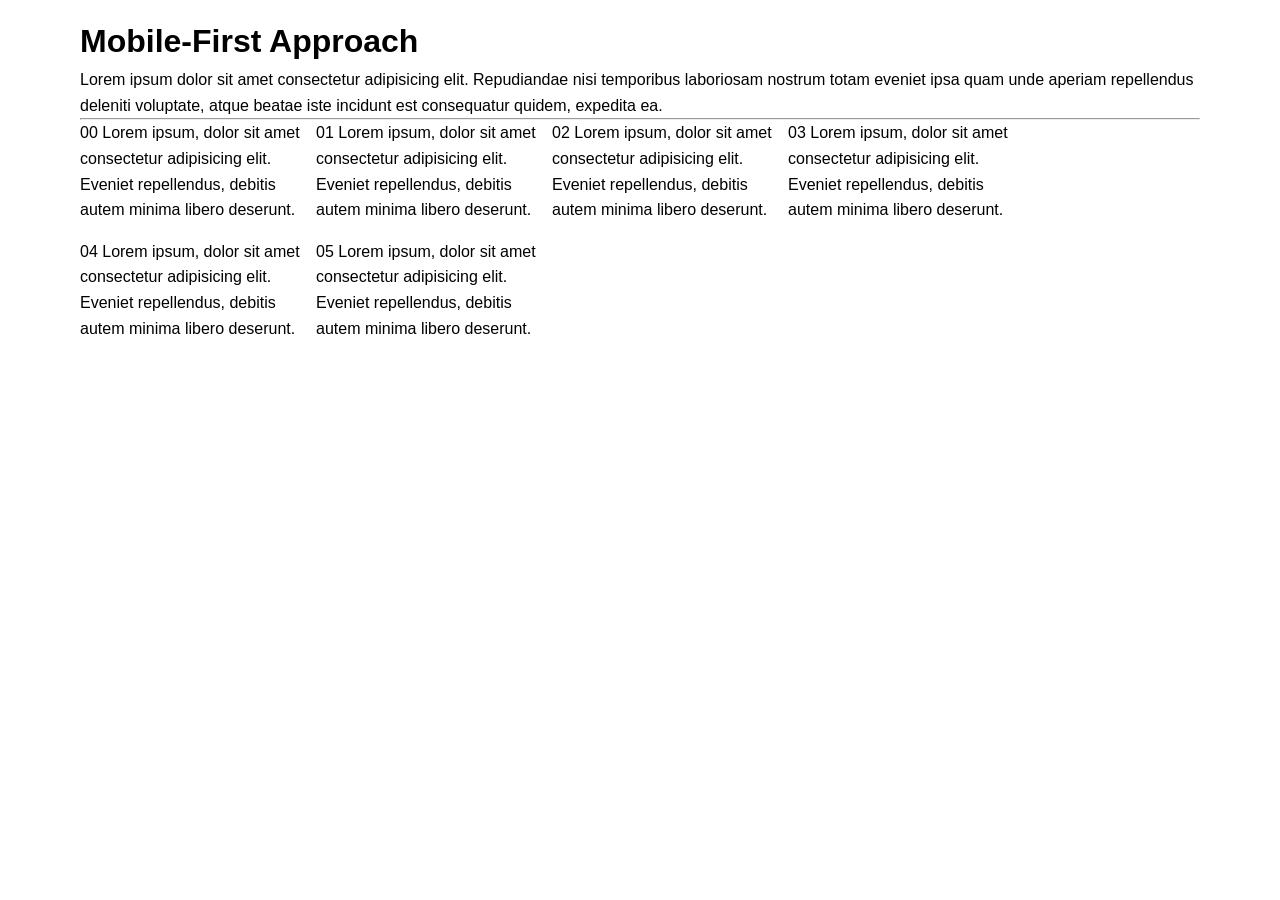
<file: responsive-web-design/mobile-first-approach.html>
<!DOCTYPE html>
<html lang="en">
<head>
    <meta charset="UTF-8">
    <meta name="viewport" content="width=device-width, initial-scale=1.0">
    <title>mobile-first approach</title>
</head>
<style>
    /* Mobile-first */
    * {
    margin: 0;
    padding: 0;
    box-sizing: border-box;
    }
    body {
        font-family: Arial, Helvetica, sans-serif;
        line-height: 1.6;
    }
    .container {
        width: 100%;
        padding: 16px;
    }
    .flex{
        display: flex;
        flex-wrap: wrap;
        gap: 16px;
    }
    .item{
        width: min(100%, 220px);
    }

    /* Tablet and larger screens */
    @media (min-width: 768px) {
        .container {
            width: 90%;
            margin-inline: auto;
        }
    }

    /* Desktop screens */
    @media (min-width: 1024px) {
        .container {
            max-width: 1200px;
        }
    }
    
</style>
<body>
    <div class="container">
        <div>
            <h1>Mobile-First Approach</h1>
            <p>Lorem ipsum dolor sit amet consectetur adipisicing elit. Repudiandae nisi temporibus laboriosam nostrum totam eveniet ipsa quam unde aperiam repellendus deleniti voluptate, atque beatae iste incidunt est consequatur quidem, expedita ea. </p>
        </div>
        <hr>
        <div class="flex">
            <div class="item">00 Lorem ipsum, dolor sit amet consectetur adipisicing elit. Eveniet repellendus, debitis autem minima libero deserunt.</div>
            <div class="item">01 Lorem ipsum, dolor sit amet consectetur adipisicing elit. Eveniet repellendus, debitis autem minima libero deserunt.</div>
            <div class="item">02 Lorem ipsum, dolor sit amet consectetur adipisicing elit. Eveniet repellendus, debitis autem minima libero deserunt.</div>
            <div class="item">03 Lorem ipsum, dolor sit amet consectetur adipisicing elit. Eveniet repellendus, debitis autem minima libero deserunt.</div>
            <div class="item">04 Lorem ipsum, dolor sit amet consectetur adipisicing elit. Eveniet repellendus, debitis autem minima libero deserunt.</div>
            <div class="item">05 Lorem ipsum, dolor sit amet consectetur adipisicing elit. Eveniet repellendus, debitis autem minima libero deserunt.</div>
        </div>
    </div>
</body>
</html>
</file>
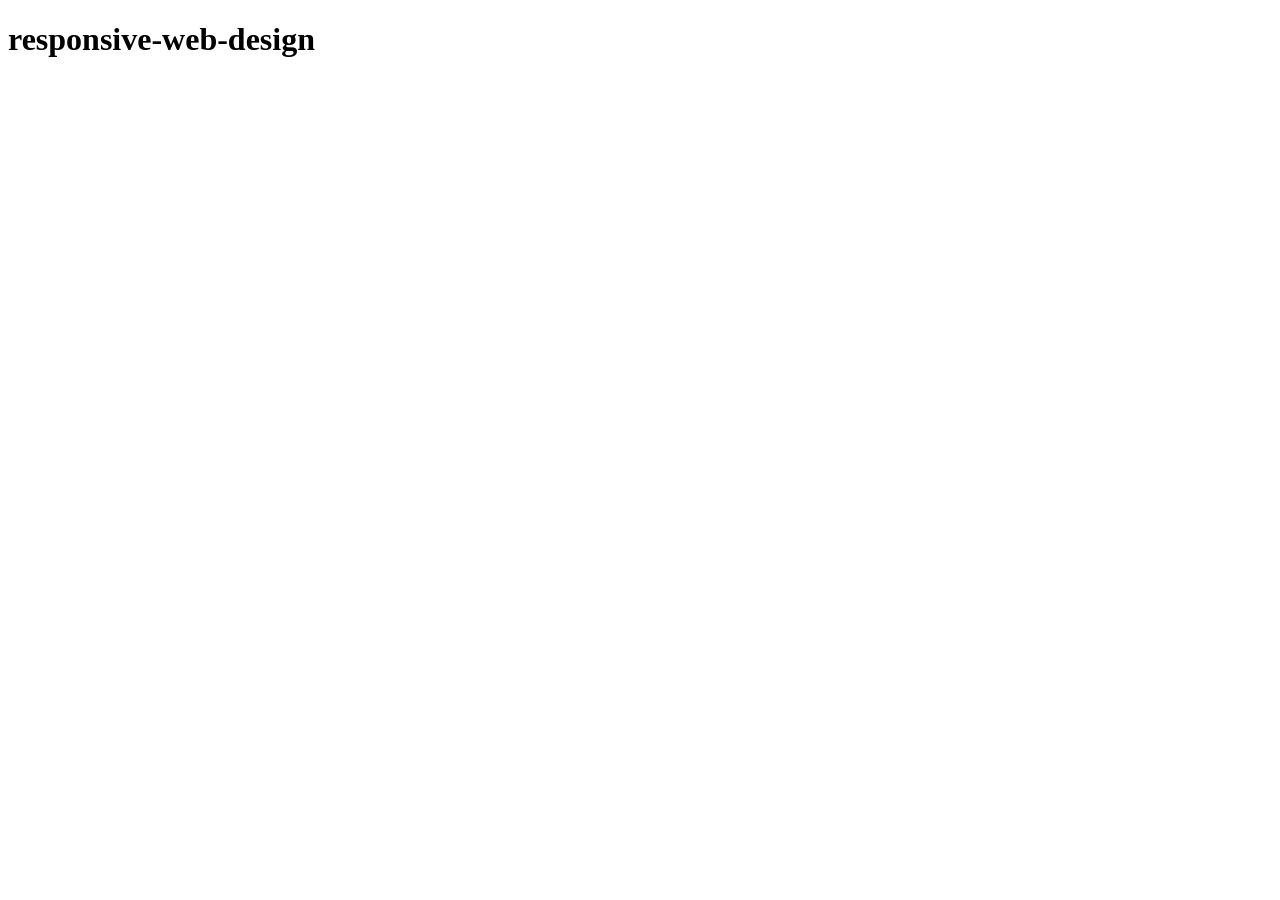
<file: responsive-web-design/responsive-web-design.html>
<!DOCTYPE html>
<html lang="en">
<head>
    <meta charset="UTF-8">
    <meta name="viewport" content="width=device-width, initial-scale=1.0">
    <title>responsive-web-design</title>
</head>
<body>
    <h1>responsive-web-design</h1>
    
</body>
</html>
</file>
<file: css-variables/basic-variables/style.css>
/* Create CSS Variables */
/* 1. Global CSS Variables */
:root {
  /* Colors */
  --primary-color: #2563EB;
  --text-color: #111827;
  --muted-color: #6B7280;
  --background-color: #dfe6ec;
  --white: #FFFFFF;

  /* Spacing */
  --space-sm: 8px;
  --space-md: 16px;
  --space-lg: 24px;

  /* Typography */
  --font-family: Arial, sans-serif;
  --font-size-title: 24px;
  --font-size-text: 15px;

  /* Other */
  --border-radius: 12px;
  --container-width: 1100px;
}

/* 2. Basic Styles */
* {
  margin: 0;
  padding: 0;
  box-sizing: border-box;
}

body {
  font-family: var(--font-family);
  background: var(--background-color);
  color: var(--text-color);

  display: flex;
  justify-content: center;
  align-items: center;
  min-height: 100vh;
  padding: var(--space-md);
}
/* 3. Local CSS Variables */
.profile-card {
  --card-padding: 32px;
  --card-background: var(--white);
}
/* profile-card */
.profile-card {
  width: 100%;
  max-width: 350px;
  padding: var(--card-padding);
  background: var(--card-background);
  border-radius: var(--border-radius);
  text-align: center;
}

/* OR */
/* .profile-card {
  --card-padding: 32px;
  --card-background: var(--white);

  width: 100%;
  max-width: 350px;
  padding: var(--card-padding);
  background: var(--card-background);
  border-radius: var(--border-radius);
  text-align: center;
} */


/* 4. Profile logo */
.logo {
  width: 70px;
  height: 70px;
  margin: 0 auto var(--space-md);

  background: var(--primary-color);
  color: var(--white);

  border-radius: 50%;
  display: flex;
  justify-content: center;
  align-items: center;

  font-size: 28px;
  font-weight: bold;
}

/* 5. Typography */
h1 {
  font-size: var(--font-size-title);
  margin-bottom: var(--space-sm);
}

h2 {
  font-size: var(--font-size-text);
  color: var(--primary-color);
  margin-bottom: var(--space-md);
}

p {
  font-size: var(--font-size-text);
  /* Fallback Values */
  color: var(--description-color, var(--muted-color));
  line-height: 1.6;
  margin-bottom: var(--space-lg);
}

/* 6. Button */
button {
  background: var(--primary-color);
  color: var(--white);

  font-family: var(--font-family);
  padding: var(--space-sm) var(--space-lg);

  border: none;
  border-radius: var(--border-radius);
  cursor: pointer;
}
</file>
<file: css-variables/themeStructure-darkMode/style.css>
/* 1. Light Theme - Default */
:root {
  --color-primary: #2563EB;
  --color-background: #F9FAFB;
  --color-surface: #FFFFFF;
  --color-text: #111827;
  --color-muted: #6B7280;
  --color-border: #E5E7EB;

  --spacing: 24px;
  --border-radius: 12px;

  --font-family: Arial, sans-serif;
}

/* 2. Dark Theme */
body:has(#theme-toggle:checked) {
  --color-primary: #60A5FA;
  --color-background: #111827;
  --color-surface: #1F2937;
  --color-text: #F9FAFB;
  --color-muted: #D1D5DB;
  --color-border: #374151;
}

/* 3. Basic Styles */
* {
  margin: 0;
  padding: 0;
  box-sizing: border-box;
}

body {
  font-family: var(--font-family);
  background: var(--color-background);
  color: var(--color-text);
  min-height: 100vh;
  transition: background 0.3s, color 0.3s;
}

.container {
  min-height: 100vh;
  display: flex;
  justify-content: center;
  align-items: center;
  padding: var(--spacing);
}

/* 4. Theme Card */
.theme-card {
  width: 100%;
  max-width: 450px;
  padding: var(--spacing);
  background: var(--color-surface);
  border: 1px solid var(--color-border);
  border-radius: var(--border-radius);
}

/* 5. Header */
.header {
  display: flex;
  justify-content: space-between;
  align-items: center;
  margin-bottom: var(--spacing);
}

.header h1 {
  color: var(--color-primary);
  font-size: 24px;
}

/* 6. Theme Switch */
.theme-switch {
  display: flex;
  align-items: center;
  gap: 6px;
  font-size: 13px;
  cursor: pointer;
}

/* 7. Content */
.theme-card h2 {
  margin-bottom: 10px;
}

.theme-card p {
  color: var(--color-muted);
  line-height: 1.6;
  margin-bottom: var(--spacing);
}

/* 8. Button */
button {
  background: var(--color-primary);
  color: #FFFFFF;
  border: none;
  padding: 12px 20px;
  border-radius: var(--border-radius);
  cursor: pointer;
}
</file>
<file: grid/style.css>
* {
    margin: 0;
    padding: 0;
    box-sizing: border-box;
}
body {
    font-family: Arial, Helvetica, sans-serif;
    line-height: 1.6;
}

.main_container{
    width: 90%;
    max-width: 900px;
    margin: 0 auto;
}
hr{
  margin-block: 1rem;
}

/*----------  grid-template-columns ---------*/
/* example-1 */

/* .container-column{
  display: grid;
  grid-template-columns: 1fr 1fr 1fr;
  gap: 16px;
} */
.container-template-column-01 {
  display: grid;
  grid-template-columns: repeat(3, 1fr);  /* best practice */
  gap: 16px;
  border: 1px solid black;
  padding: 16px;
  margin: 16px;
} 
.item{
    background-color: coral;
    text-align: center;
    padding: 16px;
}
/* Example 2: ভিন্ন প্রস্থের Column */
.container-template-column-02 {
  display: grid;
  grid-template-columns: 200px 1fr 2fr;
  gap: 16px;
  border: 1px solid black;
  padding: 16px;
  margin: 16px;
}
/* Example 3: Fixed Column Width */
.container-template-column-03 {
  display: grid;
  grid-template-columns: 150px 250px 150px;
  gap: 16px;
  border: 1px solid black;
  padding: 16px;
  margin: 16px;
}
/* ---------- grid-template-rows ----------- */
.container-template-row-01{
  display: grid;
  grid-template-columns: repeat(2, 1fr);
  grid-template-rows: 100px 200px;
  gap: 16px;
  border: 1px solid black;
  padding: 16px;
  margin: 16px;
}
.container-template-row-02{
  display: grid;
  grid-auto-rows: minmax(100px, auto);
  gap: 16px;
  border: 1px solid black;
  padding: 16px;
  margin: 16px;
}
/* --------- grid-column-------- */
.container-column{
  display: grid;
  grid-template-columns: repeat(3, 1fr);
  gap: 16px;
  border: 1px solid black;
  padding: 16px;
  margin: 16px;
}
/* .container-column .item:first-child {
  grid-column: 1 / 3;
} */
.container-column .item:first-child {
  grid-column: span 2;
}

/* ------------ grid-row ------------- */
.container-row{
  display: grid;
  grid-template-columns: repeat(2, 1fr);
  grid-template-rows: repeat(3, 100px);
  gap: 16px;
  border: 1px solid black;
  padding: 16px;
  margin: 16px;
}

.container-row .item:first-child {
  grid-row: 1 / 3;
}
/* .container-row .item:first-child {
  grid-row: span 2;
} */

/* ------minmax()------------- */
.container-minmax-01{
  display: grid;
  grid-template-columns: repeat(3, minmax(150px, 1fr));
  gap: 16px;
  border: 1px solid black;
  padding: 16px;
  margin: 16px;
}
.container-minmax-02{
  display: grid;
  grid-template-columns: repeat(auto-fit, minmax(220px, 1fr));
  gap: 16px;
  border: 1px solid black;
  padding: 16px;
  margin: 16px;
}
/* ---------- auto-fit and auto-fill --------- */
.auto-fit-container{
  display: grid;
  grid-template-columns: repeat(auto-fit, minmax(220px, 1fr));
  gap: 20px;
  border: 1px solid black;
  padding: 16px;
  margin: 16px;
}
.auto-fill-container{
  display: grid;
  grid-template-columns: repeat(auto-fill, minmax(220px, 1fr));
  gap: 20px;
  border: 1px solid black;
  padding: 16px;
  margin: 16px;
}
</file>
